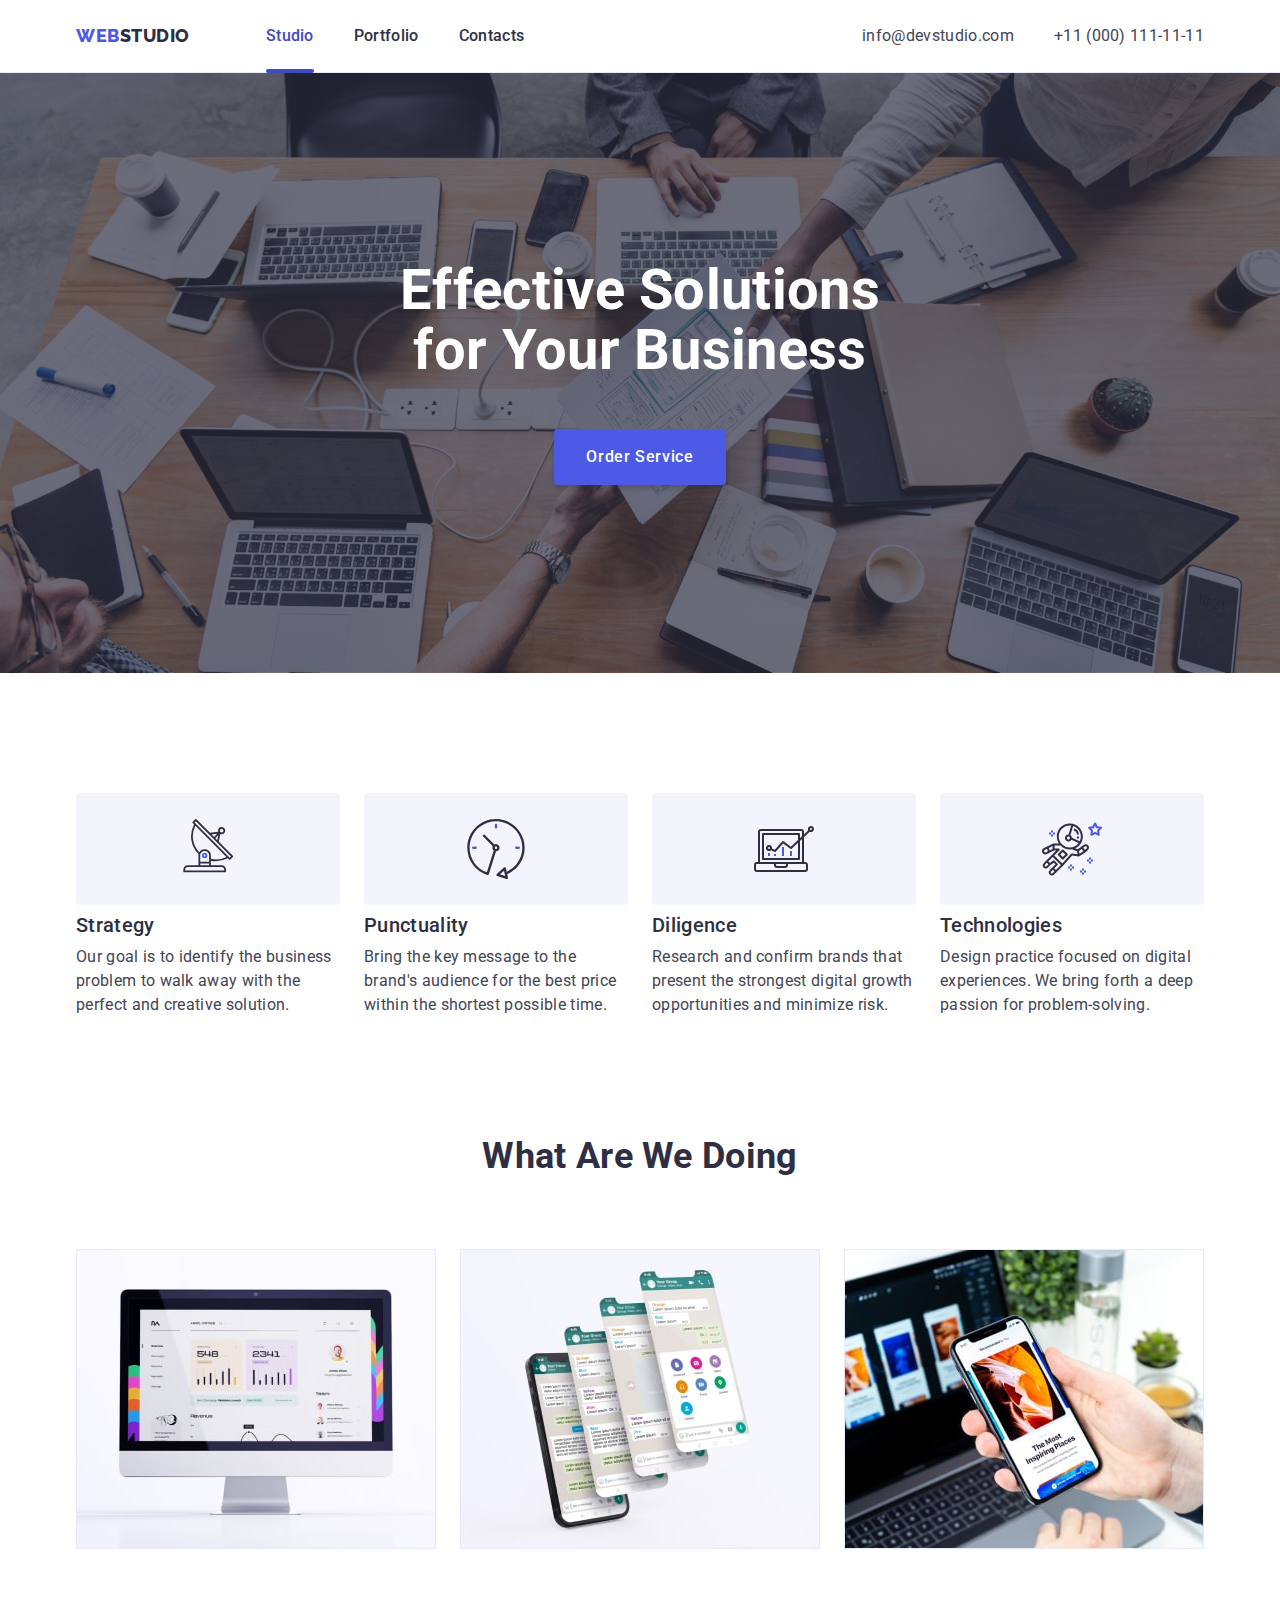
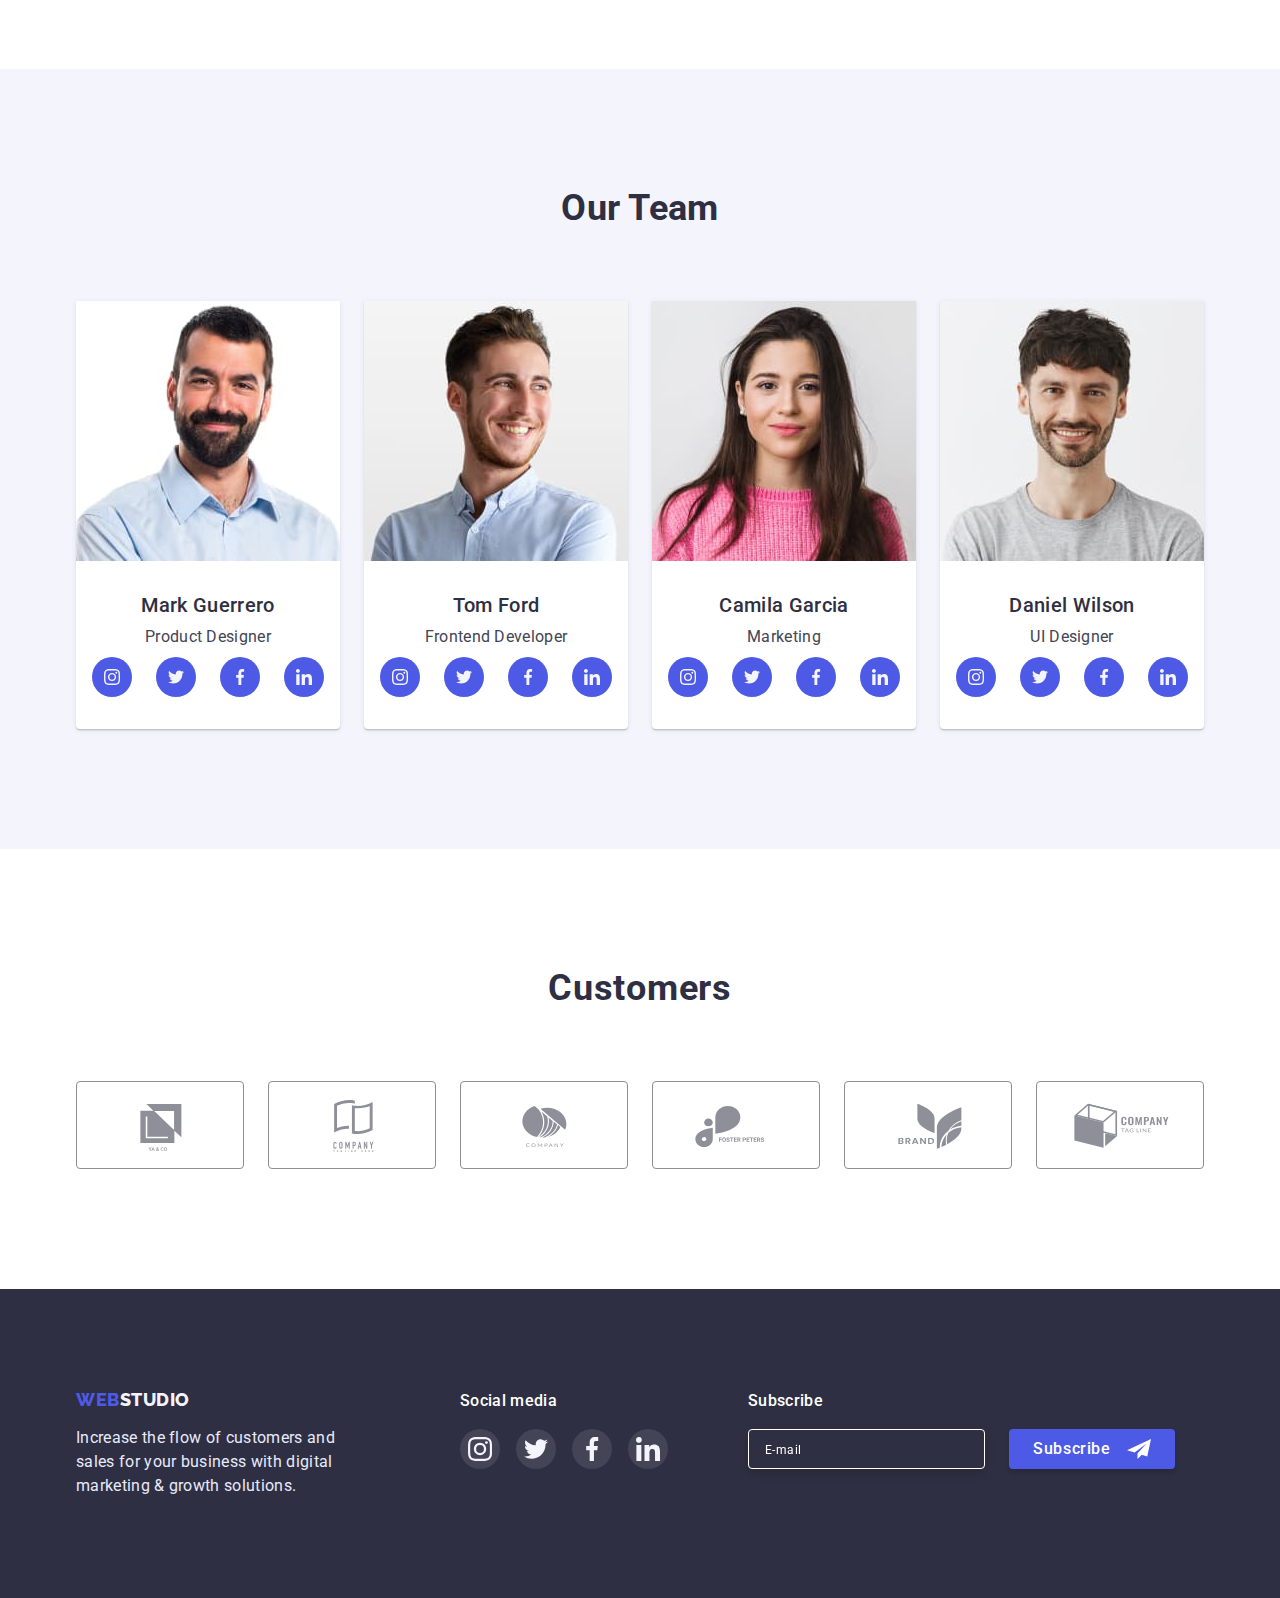
<file: index.html>
<!DOCTYPE html>
<html lang="en">
  <head>
    <meta charset="UTF-8" />
    <meta http-equiv="X-UA-Compatible" content="IE=edge" />
    <meta name="viewport" content="width=device-width, initial-scale=1.0" />
    <title>Effective Solutions for Your Business</title>
    <link rel="preconnect" href="https://fonts.googleapis.com" />
    <link rel="preconnect" href="https://fonts.gstatic.com" crossorigin />
    <link
      href="https://fonts.googleapis.com/css2?family=Raleway:wght@800&family=Roboto:wght@400;500;700&display=swap"
      rel="stylesheet"
    />
    <link
      rel="stylesheet"
      href="https://cdnjs.cloudflare.com/ajax/libs/modern-normalize/1.1.0/modern-normalize.min.css"
    />
    <link rel="stylesheet" href="./css/slyles.css" />
  </head>
  <body>
    <!-- Page header -->
    <header class="page-header">
      <div class="container header-container">
        <nav class="header-nav">
          <a class="logo link" href="./index.html">
            Web <span class="header-logo-color">Studio</span></a
          >
          <ul class="navi-list list">
            <li class="navi-item">
              <a class="navi-link link current" href="./index.html">Studio</a>
            </li>
            <li class="navi-item">
              <a class="navi-link link" href="./portfolio.html">Portfolio</a>
            </li>
            <li class="navi-item">
              <a class="navi-link link" href="">Contacts</a>
            </li>
          </ul>
        </nav>
        <address class="address">
          <ul class="address-list list">
            <li>
              <a class="header-mailtel link" href="mailto:info@devstudio.com"
                >info@devstudio.com</a
              >
            </li>
            <li>
              <a class="header-mailtel link" href="tel:+110001111111"
                >+11 (000) 111-11-11</a
              >
            </li>
          </ul>
        </address>
      </div>
    </header>

    <!-- Main contant -->

    <!-- Section hero -->

    <main>
      <section class="hero hero-container">
        <div class="container">
          <h1 class="main-title">Effective Solutions for Your Business</h1>
          <button class="hero-btn" type="button" data-modal-open>
            Order Service
          </button>
        </div>
      </section>

      <!-- Section with invisible header -->

      <section class="section advantage">
        <div class="container advantege-container">
          <h2 class="advantage-top-title" hidden>Advantage</h2>
          <ul class="advantage-list list">
            <li class="advantage-soc-item">
              <a href="" class="advantage-soc-link link">
                <svg width="64" height="60" class="advantage-soc-icon">
                  <use href="./images/icons.svg#icon-antenna"></use>
                </svg>
              </a>
              <h3 class="advantage-title">Strategy</h3>
              <p class="advantage-text">
                Our goal is to identify the business problem to walk away with
                the perfect and creative solution.
              </p>
            </li>
            <li class="advantage-soc-item">
              <a href="" class="advantage-soc-link link">
                <svg width="64" height="60" class="advantage-soc-icon">
                  <use href="./images/icons.svg#icon-clock"></use>
                </svg>
              </a>
              <h3 class="advantage-title">Punctuality</h3>
              <p class="advantage-text">
                Bring the key message to the brand's audience for the best price
                within the shortest possible time.
              </p>
            </li>
            <li class="advantage-soc-item">
              <a href="" class="advantage-soc-link link">
                <svg width="64" height="60" class="advantage-soc-icon">
                  <use href="./images/icons.svg#icon-diagram"></use>
                </svg>
              </a>
              <h3 class="advantage-title">Diligence</h3>
              <p class="advantage-text">
                Research and confirm brands that present the strongest digital
                growth opportunities and minimize risk.
              </p>
            </li>
            <li class="advantage-soc-item">
              <a href="" class="advantage-soc-link link">
                <svg width="64" height="60" class="advantage-soc-icon">
                  <use href="./images/icons.svg#icon-astronaut"></use>
                </svg>
              </a>
              <h3 class="advantage-title">Technologies</h3>
              <p class="advantage-text">
                Design practice focused on digital experiences. We bring forth a
                deep passion for problem-solving.
              </p>
            </li>
          </ul>
        </div>
      </section>

      <!-- technology examples -->

      <section class="section examples">
        <div class="container">
          <h2 class="examples-top-title">What are we doing</h2>
          <ul class="examples-list list">
            <li class="examples-item">
              <img
                src="./images/image1.jpg"
                alt="Technologies"
                width="360"
                height="300"
              />
            </li>
            <li class="examples-item">
              <img
                src="./images/image2.jpg"
                alt="Technologies"
                width="360"
                height="300"
              />
            </li>
            <li class="examples-item">
              <img
                src="./images/image3.jpg"
                alt="Technologies"
                width="360"
                height="300"
              />
            </li>
          </ul>
        </div>
      </section>

      <!-- our team -->

      <section class="section team">
        <div class="container">
          <h2 class="team-top-title">Our Team</h2>
          <ul class="team-list list">
            <li class="team-item">
              <img
                src="./images/image4.jpg"
                alt="our team"
                width="264"
                height="260"
              />
              <div class="team-container">
                <h3 class="team-title">Mark Guerrero</h3>
                <p class="team-text">Product Designer</p>
                <ul class="team-soc-list list">
                  <li class="team-soc-item">
                    <a href="" class="team-soc-link link">
                      <svg width="16" height="16" class="team-soc-icon">
                        <use href="./images/icons.svg#icon-instagram"></use>
                      </svg>
                    </a>
                  </li>
                  <li class="team-soc-item">
                    <a href="" class="team-soc-link link">
                      <svg width="16" height="16" class="team-soc-icon">
                        <use href="./images/icons.svg#icon-twitter"></use>
                      </svg>
                    </a>
                  </li>
                  <li class="team-soc-item">
                    <a href="" class="team-soc-link link">
                      <svg width="16" height="16" class="team-soc-icon">
                        <use href="./images/icons.svg#icon-facebook"></use>
                      </svg>
                    </a>
                  </li>
                  <li class="team-soc-item">
                    <a href="" class="team-soc-link link">
                      <svg width="16" height="16" class="team-soc-icon">
                        <use href="./images/icons.svg#icon-linkedin"></use>
                      </svg>
                    </a>
                  </li>
                </ul>
              </div>
            </li>
            <li class="team-item">
              <img
                src="./images/image5.jpg"
                alt="our team"
                width="264"
                height="260"
              />
              <div class="team-container">
                <h3 class="team-title">Tom Ford</h3>
                <p class="team-text">Frontend Developer</p>
                <ul class="team-soc-list list">
                  <li class="team-soc-item">
                    <a href="" class="team-soc-link link">
                      <svg width="16" height="16" class="team-soc-icon">
                        <use href="./images/icons.svg#icon-instagram"></use>
                      </svg>
                    </a>
                  </li>
                  <li class="team-soc-item">
                    <a href="" class="team-soc-link link">
                      <svg width="16" height="16" class="team-soc-icon">
                        <use href="./images/icons.svg#icon-twitter"></use>
                      </svg>
                    </a>
                  </li>
                  <li class="team-soc-item">
                    <a href="" class="team-soc-link link">
                      <svg width="16" height="16" class="team-soc-icon">
                        <use href="./images/icons.svg#icon-facebook"></use>
                      </svg>
                    </a>
                  </li>
                  <li class="team-soc-item">
                    <a href="" class="team-soc-link link">
                      <svg width="16" height="16" class="team-soc-icon">
                        <use href="./images/icons.svg#icon-linkedin"></use>
                      </svg>
                    </a>
                  </li>
                </ul>
              </div>
            </li>
            <li class="team-item">
              <img
                src="./images/image6.jpg"
                alt="our team"
                width="264"
                height="260"
              />
              <div class="team-container">
                <h3 class="team-title">Camila Garcia</h3>
                <p class="team-text">Marketing</p>
                <ul class="team-soc-list list">
                  <li class="team-soc-item">
                    <a href="" class="team-soc-link link">
                      <svg width="16" height="16" class="team-soc-icon">
                        <use href="./images/icons.svg#icon-instagram"></use>
                      </svg>
                    </a>
                  </li>
                  <li class="team-soc-item">
                    <a href="" class="team-soc-link link">
                      <svg width="16" height="16" class="team-soc-icon">
                        <use href="./images/icons.svg#icon-twitter"></use>
                      </svg>
                    </a>
                  </li>
                  <li class="team-soc-item">
                    <a href="" class="team-soc-link link">
                      <svg width="16" height="16" class="team-soc-icon">
                        <use href="./images/icons.svg#icon-facebook"></use>
                      </svg>
                    </a>
                  </li>
                  <li class="team-soc-item">
                    <a href="" class="team-soc-link link">
                      <svg width="16" height="16" class="team-soc-icon">
                        <use href="./images/icons.svg#icon-linkedin"></use>
                      </svg>
                    </a>
                  </li>
                </ul>
              </div>
            </li>
            <li class="team-item">
              <img
                src="./images/image7.jpg"
                alt="our team"
                width="264"
                height="260"
              />
              <div class="team-container">
                <h3 class="team-title">Daniel Wilson</h3>
                <p class="team-text">UI Designer</p>
                <ul class="team-soc-list list">
                  <li class="team-soc-item">
                    <a href="" class="team-soc-link link">
                      <svg width="16" height="16" class="team-soc-icon">
                        <use href="./images/icons.svg#icon-instagram"></use>
                      </svg>
                    </a>
                  </li>
                  <li class="team-soc-item">
                    <a href="" class="team-soc-link link">
                      <svg width="16" height="16" class="team-soc-icon">
                        <use href="./images/icons.svg#icon-twitter"></use>
                      </svg>
                    </a>
                  </li>
                  <li class="team-soc-item">
                    <a href="" class="team-soc-link link">
                      <svg width="16" height="16" class="team-soc-icon">
                        <use href="./images/icons.svg#icon-facebook"></use>
                      </svg>
                    </a>
                  </li>
                  <li class="team-soc-item">
                    <a href="" class="team-soc-link link">
                      <svg width="16" height="16" class="team-soc-icon">
                        <use href="./images/icons.svg#icon-linkedin"></use>
                      </svg>
                    </a>
                  </li>
                </ul>
              </div>
            </li>
          </ul>
        </div>
      </section>
      <section class="section customers">
        <div class="container">
          <h2 class="customers-title">Customers</h2>
          <ul class="customers-list list">
            <li class="customers-item">
              <a href="" class="customers-link">
                <svg width="104" height="56" class="customers-icon">
                  <use href="./images/icons.svg#icon-logo"></use>
                </svg>
              </a>
            </li>
            <li class="customers-item">
              <a href="" class="customers-link link">
                <svg width="104" height="56" class="customers-icon">
                  <use href="./images/icons.svg#icon-logo1"></use>
                </svg>
              </a>
            </li>
            <li class="customers-item">
              <a href="" class="customers-link link">
                <svg width="104" height="56" class="customers-icon">
                  <use href="./images/icons.svg#icon-logo2"></use>
                </svg>
              </a>
            </li>
            <li class="customers-item">
              <a href="" class="customers-link link">
                <svg width="104" height="56" class="customers-icon">
                  <use href="./images/icons.svg#icon-logo3"></use>
                </svg>
              </a>
            </li>
            <li class="customers-item">
              <a href="" class="customers-link link">
                <svg width="104" height="56" class="customers-icon">
                  <use href="./images/icons.svg#icon-logo4"></use>
                </svg>
              </a>
            </li>
            <li class="customers-item">
              <a href="" class="customers-link link">
                <svg width="104" height="56" class="customers-icon">
                  <use href="./images/icons.svg#icon-logo5"></use>
                </svg>
              </a>
            </li>
          </ul>
        </div>
      </section>
    </main>

    <!-- footer -->

    <footer class="footer footer-box">
      <div class="container footer-container">
        <div class="logo-container">
          <a class="logo link" href="./index.html">
            Web<span class="footer-logo-color">Studio</span></a
          >
          <p class="footer-text">
            Increase the flow of customers and sales for your business with
            digital marketing & growth solutions.
          </p>
        </div>
        <div class="soc-container">
          <h3 class="footer-soc-title">Social media</h3>
          <ul class="footer-soc-list list">
            <li class="footer-soc-item">
              <a href="" class="footer-soc-link link">
                <svg width="24" height="24" class="footer-soc-icon">
                  <use href="./images/icons.svg#icon-instagram"></use>
                </svg>
              </a>
            </li>
            <li class="footer-soc-item">
              <a href="" class="footer-soc-link link">
                <svg width="24" height="24" class="footer-soc-icon">
                  <use href="./images/icons.svg#icon-twitter"></use>
                </svg>
              </a>
            </li>
            <li class="footer-soc-item">
              <a href="" class="footer-soc-link link">
                <svg width="24" height="24" class="footer-soc-icon">
                  <use href="./images/icons.svg#icon-facebook"></use>
                </svg>
              </a>
            </li>
            <li class="footer-soc-item">
              <a href="" class="footer-soc-link link">
                <svg width="24" height="24" class="footer-soc-icon">
                  <use href="./images/icons.svg#icon-linkedin"></use>
                </svg>
              </a>
            </li>
          </ul>
        </div>
        <div class="mailing-container">
          <h3 class="mailing-title">Subscribe</h3>
          <form class="mailing-form">
            <div class="mailing-field">
              <label for="user-email" class="mailing-label-text"></label>
              <input
                type="text"
                placeholder="E-mail"
                class="mailing-input"
                name="user-email"
                id="user-email"
                aria-label="user-email-footer"
              />
            </div>
            <div class="mailing-wrap">
              <button type="submit" class="mailing-send-btn">
                Subscribe
                <svg class="mailing-btn-icon" width="24" height="24">
                  <use href="./images/icons.svg#icon-footericon"></use>
                </svg>
              </button>
            </div>
          </form>
        </div>
      </div>
    </footer>
    <div class="backdrop is-hidden" data-modal>
      <div class="modal">
        <button type="button" class="modal-close-btn" data-modal-close>
          <svg class="modal-close-icon" width="8" height="8">
            <use href="./images/icons.svg#icon-modal-close"></use>
          </svg>
        </button>
        <h2 class="modal-title">
          Leave your contacts and we will call you back
        </h2>
        <form class="modal-form">
          <div class="modal-field">
            <label for="user-name" class="modal-label-text">Name</label>
            <div class="input-wrap">
              <input
                type="text"
                class="modal-input"
                name="user-name"
                id="user-name"
              />
              <svg class="modal-input-icon" width="18" height="18">
                <use href="./images/icons.svg#icon-modalperson"></use>
              </svg>
            </div>
          </div>

          <div class="modal-field">
            <label for="user-phone" class="modal-label-text">Phone</label>
            <div class="input-wrap">
              <input
                type="text"
                class="modal-input"
                name="user-phone"
                id="user-phone"
              />
              <svg class="modal-input-icon" width="18" height="18">
                <use href="./images/icons.svg#icon-modalphone"></use>
              </svg>
            </div>
          </div>

          <div class="modal-field">
            <label for="user-emale" class="modal-label-text">Email</label>
            <div class="input-wrap">
              <input
                type="text"
                class="modal-input"
                name="user-emale"
                id="user-emale"
              />
              <svg class="modal-input-icon" width="18" height="18">
                <use href="./images/icons.svg#icon-modalemail"></use>
              </svg>
            </div>
          </div>
          <div class="modal-field">
            <label for="user-comment" class="modal-label-text">Comment</label>
            <textarea
              name="user-comment"
              id="user-comment"
              class="modal-textarea"
              placeholder="Text input"
            ></textarea>
          </div>

          <div class="modal-field">
            <input
              type="checkbox"
              id="privacy"
              name="user-privacy"
              value="true"
              class="modal-check visually-hidden"
            />
            <label for="privacy" class="check-text"
              >I accept the terms and conditions of the
              <a href="" class="modal-check-link">Privacy Policy</a></label
            >
          </div>
          <button type="submit" class="modal-send-btn">Send</button>
        </form>
      </div>
    </div>
    <script src="./js/modal.js"></script>
  </body>
</html>
</file>
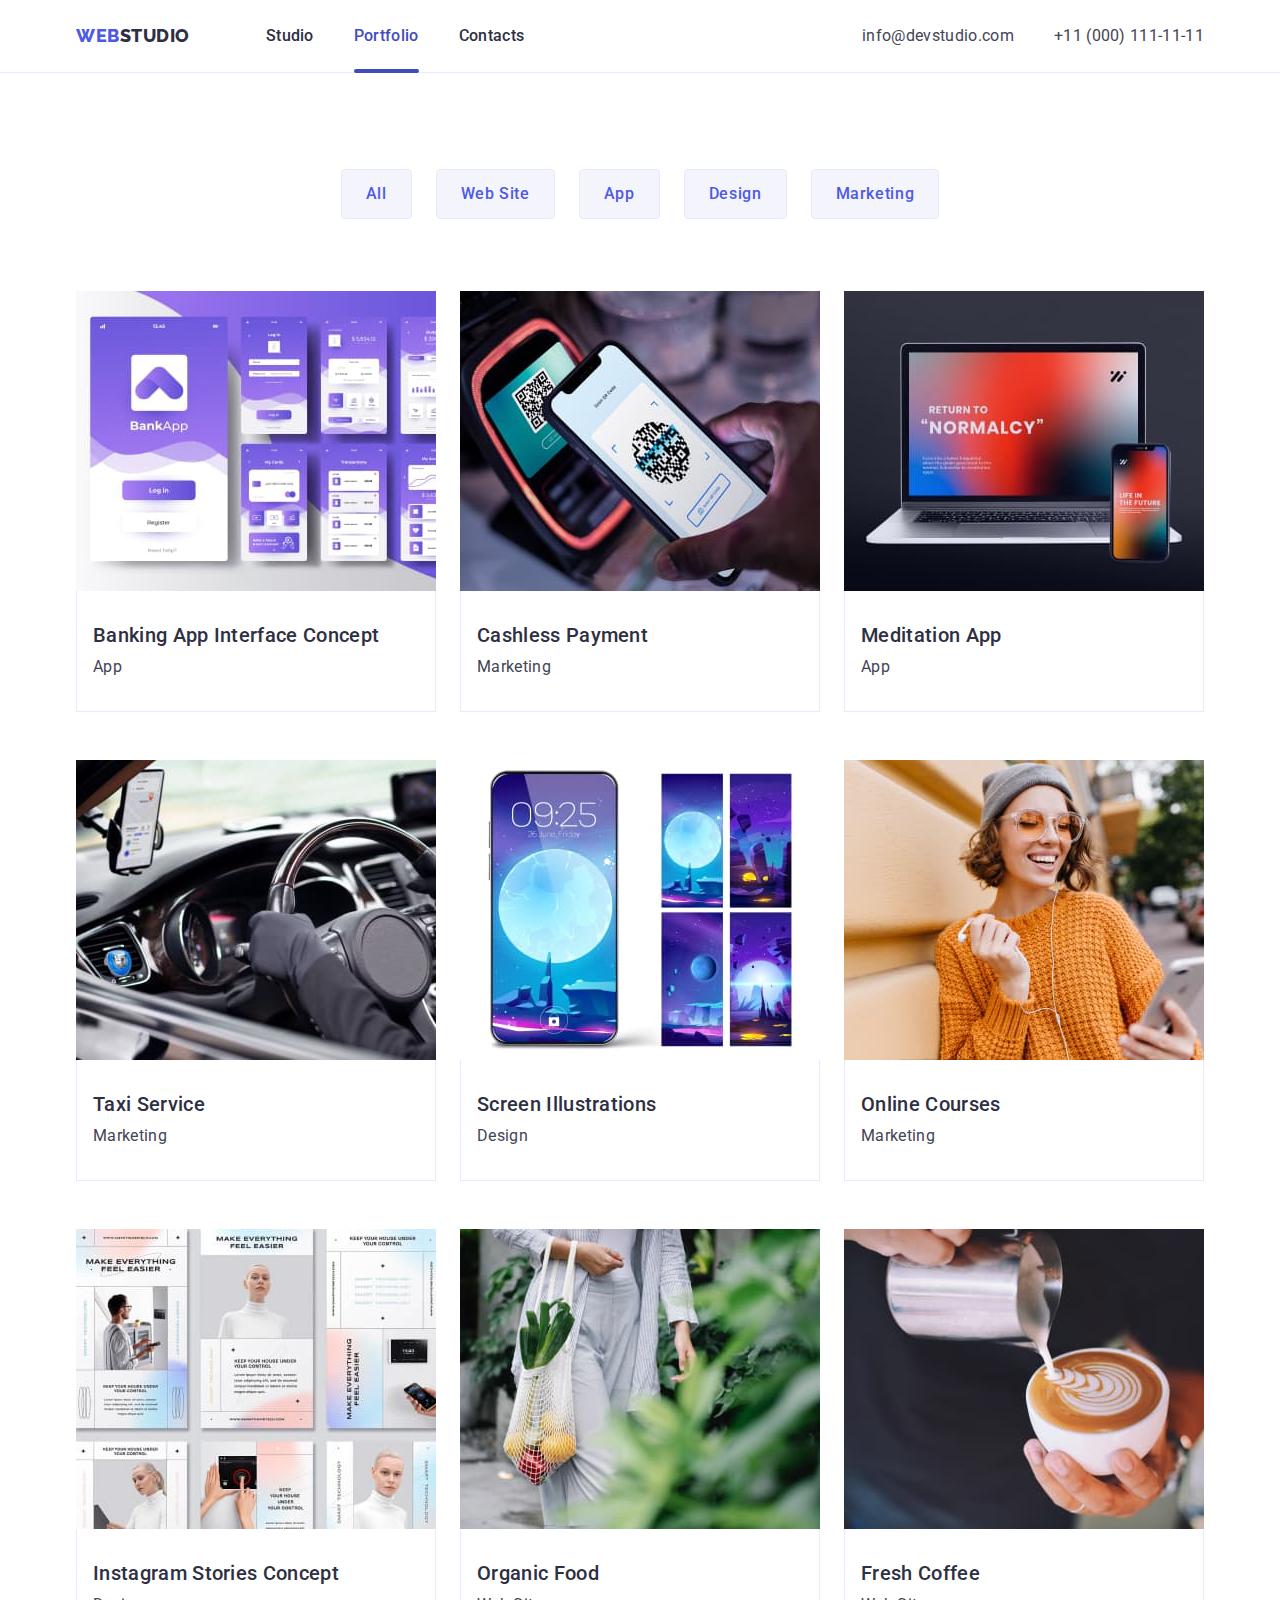
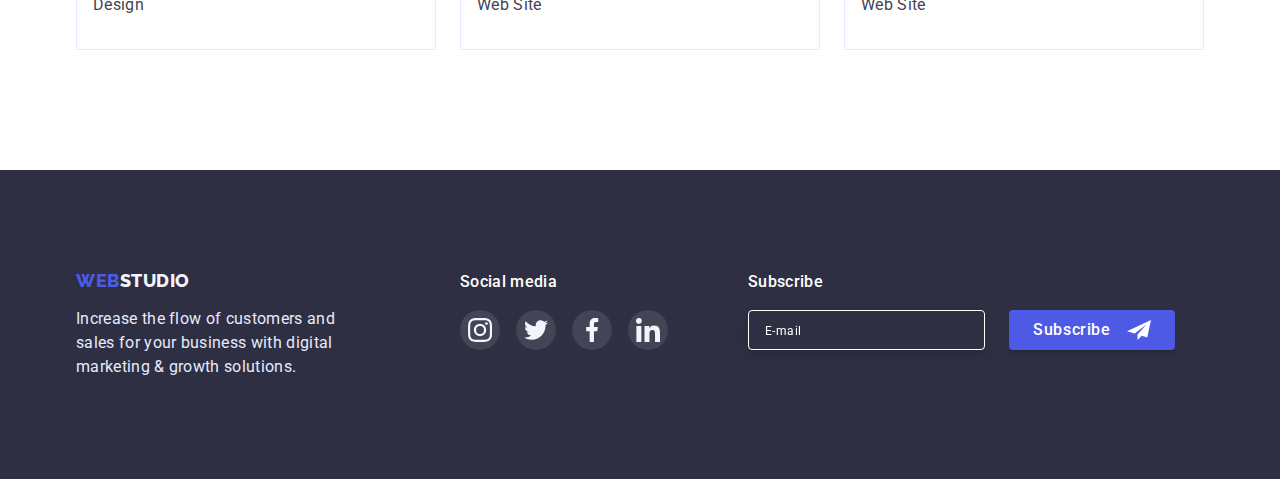
<file: portfolio.html>
<!DOCTYPE html>
<html lang="en">
  <head>
    <meta charset="UTF-8" />
    <meta http-equiv="X-UA-Compatible" content="IE=edge" />
    <meta name="viewport" content="width=device-width, initial-scale=1.0" />
    <title>Portfolio</title>
    <link rel="preconnect" href="https://fonts.googleapis.com" />
    <link rel="preconnect" href="https://fonts.gstatic.com" crossorigin />
    <link
      href="https://fonts.googleapis.com/css2?family=Raleway:wght@800&family=Roboto:wght@400;500;700&display=swap"
      rel="stylesheet"
    />
    <link
      rel="stylesheet"
      href="https://cdnjs.cloudflare.com/ajax/libs/modern-normalize/1.1.0/modern-normalize.min.css"
    />
    <link rel="stylesheet" href="./css/slyles.css" />
  </head>
  <body>
    <!-- Page header -->
    <header class="page-header">
      <div class="container header-container">
        <nav class="header-nav">
          <a class="logo link" href="./index.html">
            Web <span class="header-logo-color">Studio</span></a
          >
          <ul class="navi-list list">
            <li class="navi-item">
              <a class="navi-link link" href="./index.html">Studio</a>
            </li>
            <li class="navi-item">
              <a class="navi-link link current" href="./portfolio.html"
                >Portfolio</a
              >
            </li>
            <li class="navi-item">
              <a class="navi-link link" href="">Contacts</a>
            </li>
          </ul>
        </nav>
        <address class="address">
          <ul class="address-list list">
            <li>
              <a class="header-mailtel link" href="mailto:info@devstudio.com"
                >info@devstudio.com</a
              >
            </li>
            <li>
              <a class="header-mailtel link" href="tel:+110001111111"
                >+11 (000) 111-11-11</a
              >
            </li>
          </ul>
        </address>
      </div>
    </header>

    <!-- Main contant -->

    <!-- Section project-list -->

    <main>
      <section class="project-box">
        <div class="container">
          <h1 hidden>Our project-list</h1>
          <ul class="button-list list">
            <li class="button-item">
              <button class="btn" type="button">All</button>
            </li>
            <li class="button-item">
              <button class="btn" type="button">Web Site</button>
            </li>
            <li class="button-item">
              <button class="btn" type="button">App</button>
            </li>
            <li class="button-item">
              <button class="btn" type="button">Design</button>
            </li>
            <li class="button-item">
              <button class="btn" type="button">Marketing</button>
            </li>
          </ul>
          <ul class="project-list list">
            <li class="project-item">
              <a class="project-link link" href="">
                <div class="project-img-box">
                  <img
                    src="./images/Banking-app-interface-concept.jpg"
                    alt="our projects"
                    width="360"
                    height="300"
                  />
                  <p class="ovarlay">
                    14 Stylish and User-Friendly App Design Concepts · Task
                    Manager App · Calorie Tracker App · Exotic Fruit Ecommerce
                    App · Cloud Storage App
                  </p>
                </div>
                <div class="project-container">
                  <h2 class="project-title">Banking App Interface Concept</h2>
                  <p class="project-text">App</p>
                </div>
              </a>
            </li>
            <li class="project-item">
              <a class="project-link link" href="">
                <div class="project-img-box">
                  <img
                    src="./images/Cashless-payment.jpg"
                    alt="our projects"
                    width="360"
                    height="300"
                  />
                  <p class="ovarlay">
                    14 Stylish and User-Friendly App Design Concepts · Task
                    Manager App · Calorie Tracker App · Exotic Fruit Ecommerce
                    App · Cloud Storage App
                  </p>
                </div>
                <div class="project-container">
                  <h2 class="project-title">Cashless Payment</h2>
                  <p class="project-text">Marketing</p>
                </div>
              </a>
            </li>
            <li class="project-item">
              <a class="project-link link" href="">
                <div class="project-img-box">
                  <img
                    src="./images/Meditaion-app.jpg"
                    alt="our projects"
                    width="360"
                    height="300"
                  />
                  <p class="ovarlay">
                    14 Stylish and User-Friendly App Design Concepts · Task
                    Manager App · Calorie Tracker App · Exotic Fruit Ecommerce
                    App · Cloud Storage App
                  </p>
                </div>
                <div class="project-container">
                  <h2 class="project-title">Meditation App</h2>
                  <p class="project-text">App</p>
                </div>
              </a>
            </li>
            <li class="project-item">
              <a class="project-link link" href="">
                <div class="project-img-box">
                  <img
                    src="./images/Taxi-service.jpg"
                    alt="our projects"
                    width="360"
                    height="300"
                  />
                  <p class="ovarlay">
                    14 Stylish and User-Friendly App Design Concepts · Task
                    Manager App · Calorie Tracker App · Exotic Fruit Ecommerce
                    App · Cloud Storage App
                  </p>
                </div>
                <div class="project-container">
                  <h2 class="project-title">Taxi Service</h2>
                  <p class="project-text">Marketing</p>
                </div>
              </a>
            </li>
            <li class="project-item">
              <a class="project-link link" href="">
                <div class="project-img-box">
                  <img
                    src="./images/Screen-illustrations.jpg"
                    alt="our projects"
                    width="360"
                    height="300"
                  />
                  <p class="ovarlay">
                    14 Stylish and User-Friendly App Design Concepts · Task
                    Manager App · Calorie Tracker App · Exotic Fruit Ecommerce
                    App · Cloud Storage App
                  </p>
                </div>
                <div class="project-container">
                  <h2 class="project-title">Screen Illustrations</h2>
                  <p class="project-text">Design</p>
                </div>
              </a>
            </li>
            <li class="project-item">
              <a class="project-link link" href="">
                <div class="project-img-box">
                  <img
                    src="./images/Online-courses.jpg"
                    alt="our projects"
                    width="360"
                    height="300"
                  />
                  <p class="ovarlay">
                    14 Stylish and User-Friendly App Design Concepts · Task
                    Manager App · Calorie Tracker App · Exotic Fruit Ecommerce
                    App · Cloud Storage App
                  </p>
                </div>
                <div class="project-container">
                  <h2 class="project-title">Online Courses</h2>
                  <p class="project-text">Marketing</p>
                </div>
              </a>
            </li>
            <li class="project-item">
              <a class="project-link link" href="">
                <div class="project-img-box">
                  <img
                    src="./images/Instagram-stories-concept.jpg"
                    alt="our projects"
                    width="360"
                    height="300"
                  />
                  <p class="ovarlay">
                    14 Stylish and User-Friendly App Design Concepts · Task
                    Manager App · Calorie Tracker App · Exotic Fruit Ecommerce
                    App · Cloud Storage App
                  </p>
                </div>
                <div class="project-container">
                  <h2 class="project-title">Instagram Stories Concept</h2>
                  <p class="project-text">Design</p>
                </div>
              </a>
            </li>
            <li class="project-item">
              <a class="project-link link" href="">
                <div class="project-img-box">
                  <img
                    src="./images/Organic-food.jpg"
                    alt="our projects"
                    width="360"
                    height="300"
                  />
                  <p class="ovarlay">
                    14 Stylish and User-Friendly App Design Concepts · Task
                    Manager App · Calorie Tracker App · Exotic Fruit Ecommerce
                    App · Cloud Storage App
                  </p>
                </div>
                <div class="project-container">
                  <h2 class="project-title">Organic Food</h2>
                  <p class="project-text">Web Site</p>
                </div>
              </a>
            </li>
            <li class="project-item">
              <a class="project-link link" href="">
                <div class="project-img-box">
                  <img
                    src="./images/Fresh-coffee.jpg"
                    alt="our projects"
                    width="360"
                    height="300"
                  />
                  <p class="ovarlay">
                    14 Stylish and User-Friendly App Design Concepts · Task
                    Manager App · Calorie Tracker App · Exotic Fruit Ecommerce
                    App · Cloud Storage App
                  </p>
                </div>
                <div class="project-container">
                  <h2 class="project-title">Fresh Coffee</h2>
                  <p class="project-text">Web Site</p>
                </div>
              </a>
            </li>
          </ul>
        </div>
      </section>
    </main>

    <!-- footer -->

    <footer class="footer footer-box">
      <div class="container footer-container">
        <div class="logo-container">
          <a class="logo link" href="./index.html">
            Web<span class="footer-logo-color">Studio</span></a
          >
          <p class="footer-text">
            Increase the flow of customers and sales for your business with
            digital marketing & growth solutions.
          </p>
        </div>
        <div class="soc-container">
          <h3 class="footer-soc-title">Social media</h3>
          <ul class="footer-soc-list list">
            <li class="footer-soc-item">
              <a href="" class="footer-soc-link link">
                <svg width="24" height="24" class="footer-soc-icon">
                  <use href="./images/icons.svg#icon-instagram"></use>
                </svg>
              </a>
            </li>
            <li class="footer-soc-item">
              <a href="" class="footer-soc-link link">
                <svg width="24" height="24" class="footer-soc-icon">
                  <use href="./images/icons.svg#icon-twitter"></use>
                </svg>
              </a>
            </li>
            <li class="footer-soc-item">
              <a href="" class="footer-soc-link link">
                <svg width="24" height="24" class="footer-soc-icon">
                  <use href="./images/icons.svg#icon-facebook"></use>
                </svg>
              </a>
            </li>
            <li class="footer-soc-item">
              <a href="" class="footer-soc-link link">
                <svg width="24" height="24" class="footer-soc-icon">
                  <use href="./images/icons.svg#icon-linkedin"></use>
                </svg>
              </a>
            </li>
          </ul>
        </div>
        <div class="mailing-container">
          <h3 class="mailing-title">Subscribe</h3>
          <form class="mailing-form">
            <div class="mailing-field">
              <label for="user-email" class="mailing-label-text"></label>
              <input
                type="text"
                placeholder="E-mail"
                class="mailing-input"
                name="user-email"
                id="user-email"
                aria-label="user-email-footer"
              />
            </div>
            <div class="mailing-wrap">
              <button type="submit" class="mailing-send-btn">
                Subscribe
                <svg class="mailing-btn-icon" width="24" height="24">
                  <use href="./images/icons.svg#icon-footericon"></use>
                </svg>
              </button>
            </div>
          </form>
        </div>
      </div>
    </footer>
  </body>
</html>
</file>
<file: css/slyles.css>
/**------------- variable list ------------**/

:root {
  --iris-primary-brand: #4d5ae5;
  --ocean-pressed-state: #404bbf;
  --navy-blue-dark: #2e2f42;
  --green-success: #31d0aa;
  --slate-text: #434455;
  --light-slate-subtle-text: #8e8f99;
  --cornflower-accent: #e7e9fc;
  --cloud-light: #f4f4fd;
  --navy-blue-modal-overlay: #2e2f42;
  --grey-hero-background: #2e2f42;
  --text-white-background: #ffffff;
  --timing-function: 250ms cubic-bezier(0.4, 0, 0.2, 1);
}

img {
  width: 100%;
  height: auto;
  display: block;
}

ul,
p,
h1,
h2,
h3,
h4,
h5,
h6 {
  margin: 0;
  padding: 0;
}

button {
  cursor: pointer;
  font-family: inherit;
}

body {
  background-color: var(--text-white);
  font-family: "Roboto", sans-serif;
  color: var(--slate-text);
  letter-spacing: 0.02em;
}

.section {
  padding: 120px 0;
}

.container {
  max-width: 1158px;
  padding-left: 15px;
  padding-right: 15px;
  margin: 0 auto;
  /* outline: 2px solid red; */
}

.list {
  list-style: none;
}

.link {
  text-decoration: none;
}

.visually-hidden {
  position: absolute;
  width: 1px;
  height: 1px;
  margin: -1px;
  border: 0;
  padding: 0;

  white-space: nowrap;
  clip-path: inset(100%);
  clip: rect(0 0 0 0);
  overflow: hidden;
}

/**---------------- header ----------------**/

.page-header {
  padding-top: 24px;
  padding-bottom: 24px;
  border-bottom: 1px solid var(--cornflower-accent);
}

.header-container {
  display: flex;
  align-items: center;
  justify-content: space-between;
}

.logo {
  font-family: "Raleway", sans-serif;
  font-weight: 800;
  font-size: 18px;
  line-height: 1.17;
  display: flex;
  letter-spacing: 0.03em;
  text-transform: uppercase;
  color: var(--iris-primary-brand);
  margin-right: 76px;
}

.header-logo-color {
  color: var(--navy-blue-dark);
}

.header-nav {
  display: flex;
  align-items: center;
}

.navi-list {
  display: flex;
  gap: 40px;
}

.navi-link {
  position: relative;
  display: block;
  font-weight: 500;
  font-size: 16px;
  line-height: 1.5;
  color: var(--navy-blue-dark);
  transition: color var(--timing-function);
}

.navi-link.current {
  color: var(--ocean-pressed-state);
}

.navi-link.current::after {
  position: absolute;
  content: "";
  left: 0;
  bottom: -25px;
  width: 100%;
  height: 4px;
  background-color: currentColor;
  border-radius: 2px;
}

.navi-link:hover,
.navi-link:focus {
  color: var(--ocean-pressed-state);
}

.address {
  font-style: normal;
  color: var(--slate-text);
}

.address-list {
  display: flex;
  gap: 40px;
}

.header-mailtel {
  font-weight: 400;
  font-size: 16px;
  line-height: 1.5;
  color: inherit;
  transition: color var(--timing-function);
}

.header-mailtel:hover,
.header-mailtel:focus {
  color: var(--ocean-pressed-state);
}

/**--------------- hero ---------------**/

.hero {
  max-width: 1440px;
  background-color: var(--grey-hero-background);
  background-image: linear-gradient(
      rgba(46, 47, 66, 0.7),
      rgba(46, 47, 66, 0.7)
    ),
    url(../images/hero-image.jpeg);
  background-repeat: no-repeat;
  background-position: center;
  background-size: cover;
  margin: 0 auto;
}

.hero-container {
  padding-top: 188px;
  padding-bottom: 188px;
}

.main-title {
  max-width: 496px;
  font-size: 56px;
  line-height: 1.07;
  text-align: center;
  color: var(--text-white-background);
  margin: 0 auto;
}

.hero-btn {
  min-width: 169px;
  font-weight: 500;
  font-size: 16px;
  line-height: 1.5;
  display: flex;
  align-items: center;
  letter-spacing: 0.04em;
  color: var(--text-white-background);
  background-color: var(--iris-primary-brand);
  margin: 0 auto;
  padding: 16px 32px;
  gap: 10px;
  box-shadow: 0px 4px 4px rgba(0, 0, 0, 0.15);
  border-radius: 4px;
  margin-top: 48px;
  border: none;
  transition: background-color var(--timing-function);
}

.hero-btn:hover,
.hero-btn:focus {
  background-color: var(--ocean-pressed-state);
}

/**------------ advantage -----------------**/

.advantage {
  padding-bottom: 0;
}

.advantage-title {
  font-weight: 500;
  font-size: 20px;
  line-height: 1.2;
  color: var(--navy-blue-dark);
  margin-top: 8px;
  margin-bottom: 8px;
}

.advantage-list {
  display: flex;
  justify-content: center;
  align-items: center;
  gap: 24px;
}

.advantage-soc-item {
  display: block;
  flex-basis: calc((100% - 72px) / 4);
}

.advantage-text {
  font-size: 16px;
  line-height: 1.5;
}

.advantage-soc-link {
  height: 112px;
  background-color: var(--cloud-light);
  display: flex;
  align-items: center;
  justify-content: center;
  border-radius: 4px;
}

/**--------------- examples ------------**/

.examples-top-title {
  font-size: 36px;
  line-height: 1.11;
  text-align: center;
  text-transform: capitalize;
  color: var(--navy-blue-dark);
  margin-bottom: 72px;
}

.examples-list {
  display: flex;
  flex-wrap: wrap;
  gap: 24px;
}

.examples-item {
  flex-basis: calc((100% - 48px) / 3);
}

/**---------------- team ------------------**/

.team {
  background-color: var(--cloud-light);
  margin: 0 auto;
}

.team-container {
  padding: 32px 16px;
}

.team-top-title {
  font-size: 36px;
  line-height: 1.11;
  text-align: center;
  text-transform: capitalize;
  color: var(--navy-blue-dark);
  margin-bottom: 72px;
}

.team-list {
  display: flex;
  flex-wrap: wrap;
  gap: 24px;
}

.team-title {
  font-weight: 500;
  font-size: 20px;
  line-height: 1.2;
  text-align: center;
  color: var(--navy-blue-dark);
  margin-bottom: 8px;
}

.team-text {
  font-size: 16px;
  line-height: 1.5;
  text-align: center;
  margin-bottom: 8px;
}

.team-item {
  flex-basis: calc((100% - 72px) / 4);
  background-color: var(--text-white-background);
  box-shadow: 0px 1px 6px rgba(46, 47, 66, 0.08),
    0px 1px 1px rgba(46, 47, 66, 0.16), 0px 2px 1px rgba(46, 47, 66, 0.08);
  border-radius: 0px 0px 4px 4px;
}

.team-soc-list {
  display: flex;
  justify-content: center;
  gap: 24px;
}

.team-soc-item {
  width: 40px;
  height: 40px;
  flex-basis: calc((100% - 72px) / 4);
}

.team-soc-link {
  width: 100%;
  height: 100%;
  border-radius: 50%;
  background-color: var(--iris-primary-brand);
  display: flex;
  align-items: center;
  justify-content: center;
  transition: background-color var(--timing-function);
}

.team-soc-link:hover,
.team-soc-link:focus {
  background-color: var(--ocean-pressed-state);
}

/**------------- customers------------- **/

.customers-title {
  font-size: 36px;
  line-height: 1.11;
  text-align: center;
  letter-spacing: 0.02em;
  text-transform: capitalize;
  margin-bottom: 72px;
  color: var(--navy-blue-dark);
}

.customers-list {
  display: flex;
  justify-content: center;
  align-items: center;
  gap: 24px;
}

.customers-item {
  display: inline-block;
  flex-basis: calc((100% - 120px) / 6);
}

.customers-link {
  max-width: 168px;
  height: 88px;
  display: flex;
  box-sizing: border-box;
  align-items: center;
  justify-content: center;
  border: 1px solid var(--light-slate-subtle-text);
  border-radius: 4px;
  background-color: var(--text-white-background);
  padding: 10px;
  margin: 0;
  color: var(--light-slate-subtle-text);
  transition: border-color var(--timing-function), color var(--timing-function);
}

.customers-icon {
  fill: currentColor;
}

.customers-link:hover,
.customers-link:focus {
  border-color: var(--ocean-pressed-state);
  color: var(--ocean-pressed-state);
}

/**------------- footer ---------------**/

.footer {
  background-color: var(--grey-hero-background);
}

.footer-box {
  padding-top: 100px;
  padding-bottom: 100px;
}

.footer-container {
  display: flex;
}

.logo-container {
  max-width: 264px;
  margin-right: 120px;
}

.footer-logo-color {
  color: var(--cloud-light);
}

.footer-text {
  font-size: 16px;
  line-height: 1.5;
  color: var(--cornflower-accent);
  margin-top: 16px;
}

.soc-container {
  max-width: 208px;
  margin-right: 80px;
}

.footer-soc-title {
  font-weight: 500;
  font-size: 16px;
  line-height: 1.5;
  color: var(--text-white-background);
  margin-bottom: 16px;
}

.footer-soc-list {
  display: flex;
  justify-content: center;
  align-items: center;
  gap: 16px;
}

.footer-soc-item {
  width: 40px;
  height: 40px;
  flex-basis: calc((100% - 48px) / 4);
}

.footer-soc-link {
  width: 100%;
  height: 100%;
  border-radius: 50%;
  background-color: var(--slate-text);
  display: flex;
  align-items: center;
  justify-content: center;
}

.footer-soc-icon {
  fill: var(--cloud-light);
  transition: background-color var(--timing-function);
}

.footer-soc-link:hover,
.footer-soc-link:focus {
  background-color: var(--green-success);
}

.mailing-container {
  min-width: 453px;
}

.mailing-form {
  display: flex;
}

.mailing-title {
  font-weight: 500;
  font-size: 16px;
  line-height: 1.5;
  color: var(--text-white-background);
  margin-bottom: 16px;
}

.mailing-input {
  width: 100%;
  height: 40px;
  border: 1px solid #ffffff;
  filter: drop-shadow(0px 4px 4px rgba(0, 0, 0, 0.15));
  border-radius: 4px;
  background-color: var(--grey-hero-background);
  padding: 8px 16px;
  outline: transparent;
}

.mailing-input::placeholder {
  font-size: 12px;
  line-height: 2;
  display: flex;
  align-items: center;
  letter-spacing: 0.04em;
  color: var(--text-white-background);
}

.mailing-wrap {
  position: relative;
}

.mailing-send-btn {
  padding: 8px 24px;
  display: flex;
  align-items: center;
  justify-content: center;
  color: var(--text-white-background);
  background-color: var(--iris-primary-brand);
  font-family: inherit;
  font-size: 16px;
  line-height: 1.5;
  font-weight: 500;
  letter-spacing: 0.04em;
  box-shadow: 0px 4px 4px rgb(0 0 0 / 15%);
  border-radius: 4px;
  border: none;

  transition: background-color var(--timing-function);
  outline: none;
  margin-left: 24px;
}

.mailing-send-btn:hover,
.mailing-send-btn:focus {
  background-color: var(--ocean-pressed-state);
}

.mailing-btn-icon {
  width: 24px;
  height: 24px;
  fill: var(--text-white-background);
  margin-left: 16px;
}

/**------------------ Modal ---------------------**/

.backdrop {
  position: fixed;
  top: 0;
  left: 0;
  z-index: 100;
  width: 100%;
  height: 100%;
  background-color: rgba(46, 47, 66, 0.4);

  transition: opacity var(--timing-function), visibility var(--timing-function);
}

.is-hidden {
  opacity: 0;
  visibility: hidden;
  pointer-events: none;
}

.backdrop.is-hidden .modal {
  transform: translate(-50%, -50%) scale(1.2);
}

.modal {
  position: absolute;
  top: 50%;
  left: 50%;
  transform: translate(-50%, -50%);
  width: 408px;
  height: 584px;
  padding: 24px;
  background-color: #fcfcfc;
  transition: transform var(--timing-function);
}

.modal-close-btn {
  position: absolute;
  top: 24px;
  right: 24px;
  display: flex;
  justify-content: center;
  align-items: center;
  width: 24px;
  height: 24px;
  border-radius: 50%;
  background-color: var(--cornflower-accent);
  border: 1px solid rgba(0, 0, 0, 0.1);
  padding: 0;
  transition: background-color var(--timing-function),
    fill var(--timing-function);
  margin-bottom: 24px;
}

.modal-close-btn:hover,
.modal-close-btn:focus {
  fill: var(--text-white-background);
  background-color: var(--ocean-pressed-state);
}

.modal-title {
  font-weight: 500;
  font-size: 16px;
  line-height: 1.5;
  text-align: center;
  color: var(--navy-blue-dark);
  padding-top: 48px;
  margin-bottom: 16px;
}

.modal-input {
  width: 100%;
  height: 40px;
  border: 1px solid rgba(46, 47, 66, 0.4);
  border-radius: 4px;
  padding-left: 38px;
  padding-top: 11px;
  padding-bottom: 11px;
  outline: transparent;
  background-color: transparent;
  transition: border-color var(--timing-function);
}

.modal-input:focus {
  border-color: var(--iris-primary-brand);
}

.modal-label-text {
  display: block;
  font-size: 12px;
  line-height: 1.17;
  letter-spacing: 0.01em;
  color: var(--light-slate-subtle-text);
  margin-bottom: 4px;
}

.modal-field {
  margin-bottom: 8px;
}

.modal-field:nth-child(4) {
  margin-bottom: 16px;
}

.input-wrap {
  position: relative;
}

.modal-input-icon {
  position: absolute;
  left: 16px;
  top: 50%;
  fill: var(--navy-blue-dark);
  transform: translateY(-50%);
  transition: fill var(--timing-function);
}

.modal-input:focus + .modal-input-icon {
  fill: var(--iris-primary-brand);
}

.modal-textarea {
  display: block;
  width: 100%;
  height: 120px;
  border: 1px solid rgba(46, 47, 66, 0.4);
  border-radius: 4px;
  background-color: transparent;
  resize: none;
  padding: 8px 16px;
  outline: transparent;
}

.modal-textarea::placeholder {
  font-size: 12px;
  line-height: 1.17;
  letter-spacing: 0.04em;
  color: rgba(46, 47, 66, 0.4);
}

.modal-textarea:hover,
.modal-textarea:focus {
  border: 1px solid var(--iris-primary-brand);
  border-radius: 4px;
}

.check-text {
  font-size: 12px;
  line-height: 1.17;
  letter-spacing: 0.04em;
  color: var(--light-slate-subtle-text);
  margin: 0;
}

.check-text::before {
  margin-right: 8px;
  vertical-align: middle;
  display: inline-block;
  content: "";
  width: 16px;
  height: 16px;
  border: 1px solid rgba(46, 47, 66, 0.4);
  border-radius: 2px;
}

.modal-check:checked + .check-text::before {
  background-color: var(--ocean-pressed-state);
  border: none;
  background-image: url(../images/checkicon.svg);
  background-repeat: no-repeat;
  background-position: center;
  fill: var(--cloud-light);
}

.modal-check-link {
  color: var(--iris-primary-brand);
  transition: color var(--timing-function);
}

.modal-check-link:hover,
.modal-check-link:focus {
  color: var(--ocean-pressed-state);
}

.modal-send-btn {
  width: 169px;
  height: 56px;
  background-color: var(--iris-primary-brand);
  box-shadow: 0px 4px 4px rgba(0, 0, 0, 0.15);
  border-radius: 4px;
  color: var(--text-white-background);
  border-color: var(--iris-primary-brand);
  transition: background-color var(--timing-function);
  margin-left: auto;
  margin-right: auto;
  margin-top: 24px;
  display: block;
}

.modal-send-btn:hover,
.modal-send-btn:focus {
  background-color: var(--ocean-pressed-state);
}

/**--------------- Portfolio.html ---------------**/

.project-box {
  padding-top: 96px;
  padding-bottom: 120px;
}

.button-list {
  display: flex;
  margin-bottom: 72px;
  justify-content: center;
  flex-wrap: wrap;
  gap: 24px;
}

.button-item {
  display: flex;
  flex-wrap: wrap;
}

.btn {
  font-weight: 500;
  font-size: 16px;
  line-height: 1.5;
  letter-spacing: 0.04em;
  background-color: var(--cloud-light);
  color: var(--iris-primary-brand);
  display: flex;
  box-sizing: border-box;
  justify-content: center;
  align-items: center;
  padding: 12px 24px;
  border: 1px solid var(--cornflower-accent);
  border-radius: 4px;
  transition: background-color var(--timing-function),
    color var(--timing-function), box-shadow var(--timing-function);
}

.btn:hover,
.btn:focus {
  background-color: var(--ocean-pressed-state);
  color: var(--text-white-background);
  box-shadow: 0px 3px 1px rgba(0, 0, 0, 0.1), 0px 2px 1px rgba(0, 0, 0, 0.08),
    0px 2px 2px rgba(0, 0, 0, 0.12);
}

.project-list {
  display: flex;
  flex-wrap: wrap;
  justify-content: center;
  align-items: center;
  gap: 48px 24px;
  box-sizing: border-box;
}

.project-container {
  padding: 32px 16px;
  border-left: 1px solid var(--cornflower-accent);
  border-right: 1px solid var(--cornflower-accent);
  border-bottom: 1px solid var(--cornflower-accent);
}

.project-list .project-item {
  flex-basis: calc((100% - 48px) / 3);
}

.project-item:hover,
.project-item:focus {
  box-shadow: 0px 1px 6px rgba(46, 47, 66, 0.08),
    0px 1px 1px rgba(46, 47, 66, 0.16), 0px 2px 1px rgba(46, 47, 66, 0.08);
}

.project-title {
  font-weight: 500;
  font-size: 20px;
  line-height: 1.2;
  color: var(--navy-blue-dark);
  margin-bottom: 8px;
}

.project-text {
  font-size: 16px;
  line-height: 1.5;
  color: var(--slate-text);
}

.project-link {
  display: block;
}

.project-img-box {
  position: relative;
  overflow: hidden;
}

.ovarlay {
  position: absolute;
  top: 0;
  left: 0;
  width: 100%;
  height: 100%;
  color: var(--cloud-light);
  font-size: 16px;
  padding: 40px 32px;
  line-height: 1.5;
  overflow-y: auto;

  background-color: var(--iris-primary-brand);
  transition: transform var(--timing-function);
  transform: translateY(100%);
}

.project-link:hover .ovarlay,
.project-link:focus .ovarlay {
  transform: translateY(0%);
}
</file>
